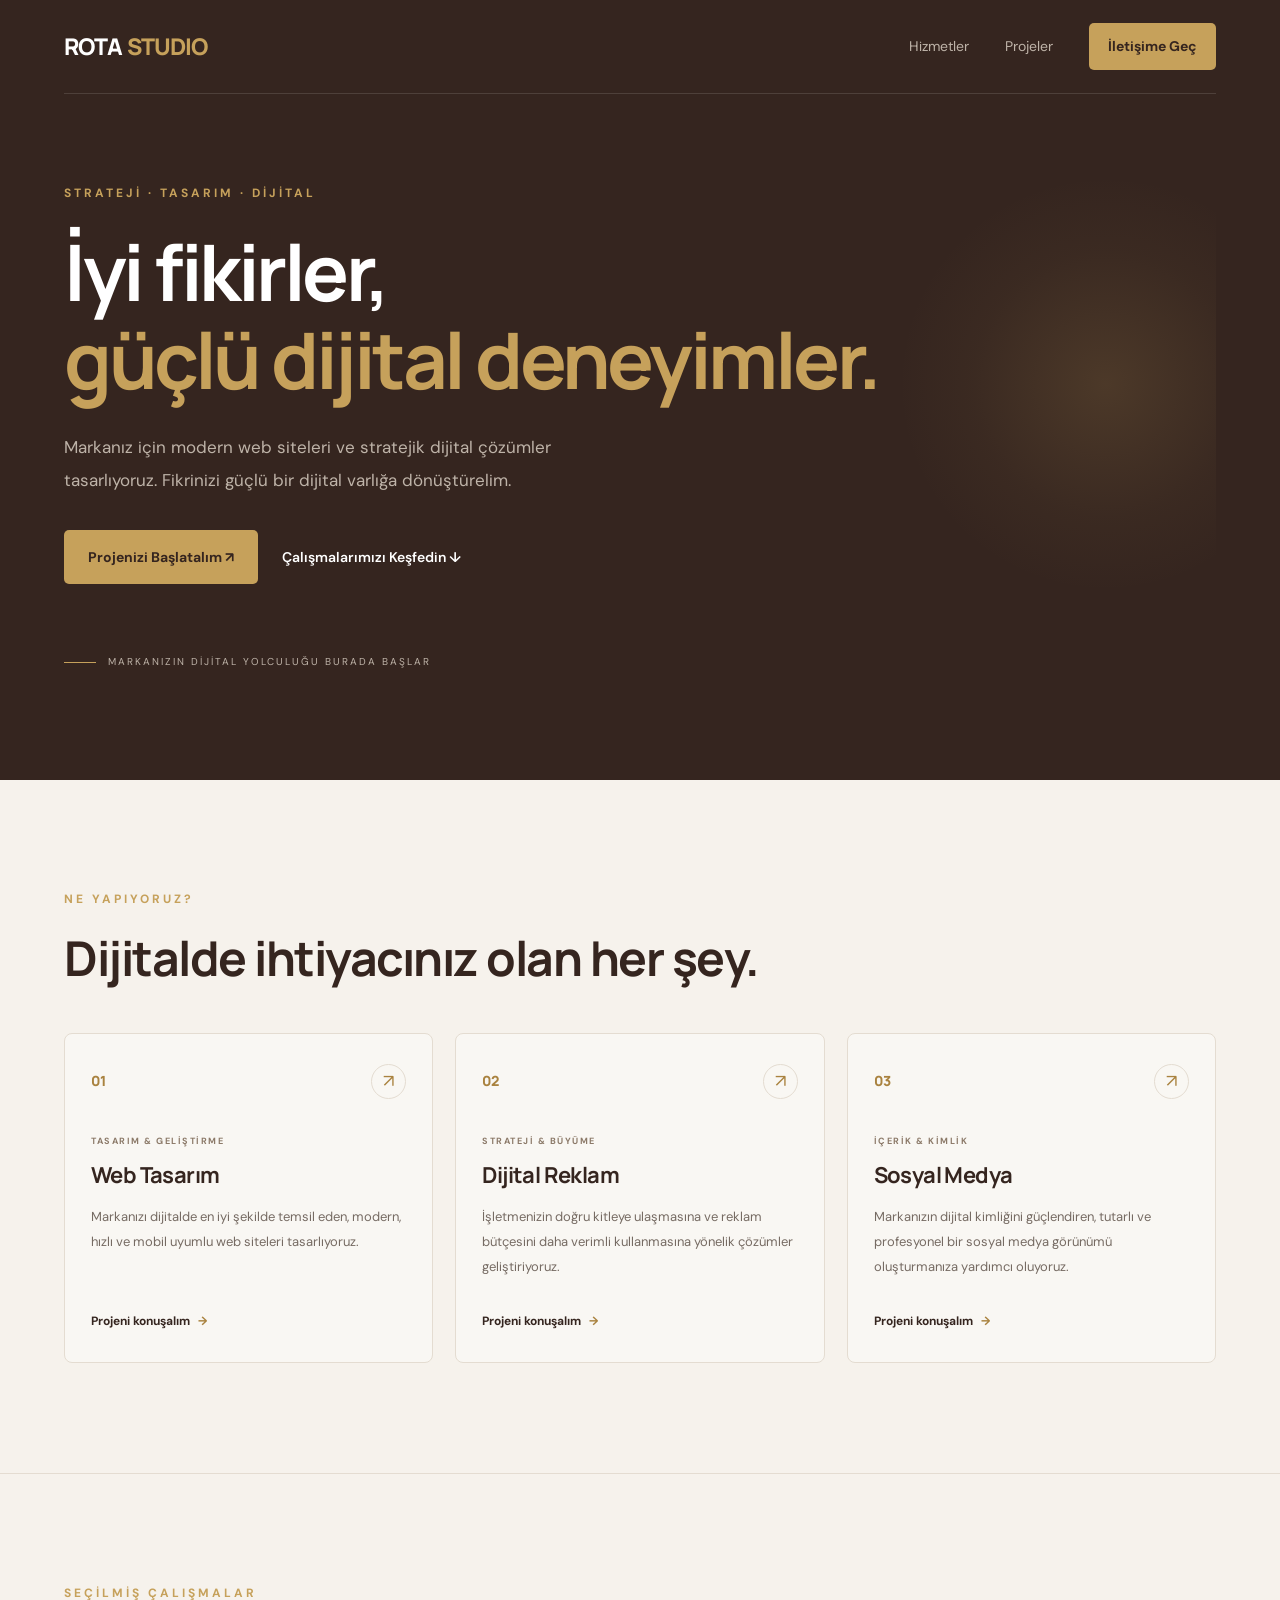
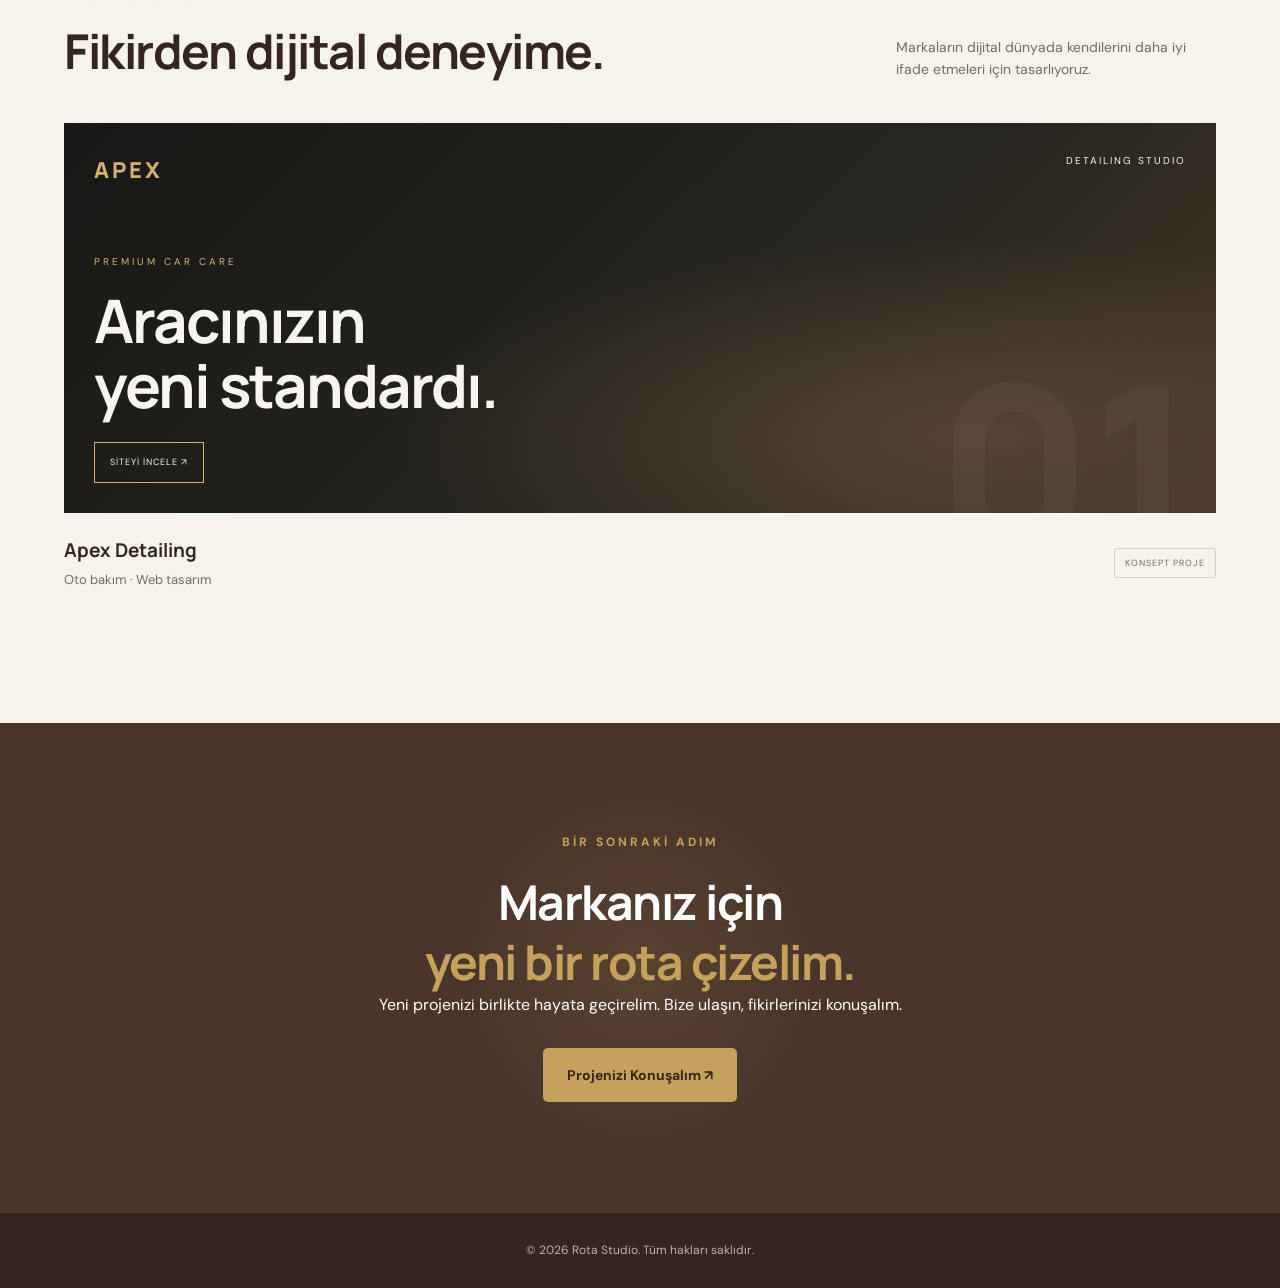
<file: index.html>
<!DOCTYPE html>
<html lang="tr">
<head>
    <meta charset="UTF-8">
    <meta name="viewport" content="width=device-width, initial-scale=1.0">

    <title>Rota Studio | Dijitalde Yeni Bir Rota</title>

    <meta
        name="description"
        content="Rota Studio ile markanızın dijital dünyadaki yolculuğunu başlatın. Web tasarım ve dijital pazarlama çözümleri."
    >

    <link rel="stylesheet" href="style.css">
</head>

<body>

    <header>
        <nav class="navbar">
            <a href="#" class="logo">ROTA<span>STUDIO</span></a>

            <div class="nav-links">
                <a href="#hizmetler">Hizmetler</a>
                <a href="#projeler">Projeler</a>
                <a href="#iletisim" class="nav-cta">İletişime Geç</a>
            </div>
        </nav>
    </header>

    <main>
        <section class="hero">
    <p class="eyebrow">STRATEJİ · TASARIM · DİJİTAL</p>

    <h1>
        İyi fikirler,<br>
        <span>güçlü dijital deneyimler.</span>
    </h1>

    <p class="hero-description">
        Markanız için modern web siteleri ve stratejik dijital
        çözümler tasarlıyoruz. Fikrinizi güçlü bir dijital
        varlığa dönüştürelim.
    </p>

    <div class="hero-actions">
        <a href="#iletisim" class="primary-button">
            Projenizi Başlatalım ↗
        </a>

        <a href="#projeler" class="secondary-button">
            Çalışmalarımızı Keşfedin ↓
        </a>
    </div>

    <div class="hero-note">
        <span class="hero-note-line"></span>
        MARKANIZIN DİJİTAL YOLCULUĞU BURADA BAŞLAR
    </div>
</section>

        <section id="hizmetler" class="section">
            <p class="eyebrow">NE YAPIYORUZ?</p>
            <h2>Dijitalde ihtiyacınız olan her şey.</h2>
            <div id="hizmet-kartlari" class="service-grid"></div>
        </section>

        <section id="projeler" class="section portfolio">
    <p class="eyebrow">SEÇİLMİŞ ÇALIŞMALAR</p>

    <div class="portfolio-heading">
        <h2>Fikirden dijital deneyime.</h2>
        <p>
            Markaların dijital dünyada kendilerini daha iyi
            ifade etmeleri için tasarlıyoruz.
        </p>
    </div>

    <div class="portfolio-grid">

        <article class="project-card">
    <a href="apex.html" class="project-preview detailing-preview">
        <div class="preview-top">
            <span>APEX</span>
            <span>DETAILING STUDIO</span>
        </div>

        <div class="preview-content">
            <span class="preview-label">PREMIUM CAR CARE</span>
            <h3>Aracınızın<br>yeni standardı.</h3>
            <span class="preview-button">SİTEYİ İNCELE ↗</span>
        </div>

        <div class="preview-number">01</div>
    </a>

    <div class="project-info">
        <div>
            <h3>Apex Detailing</h3>
            <p>Oto bakım · Web tasarım</p>
        </div>

        <span class="concept-label">KONSEPT PROJE</span>
    </div>
</article>
            

    </div>
</section>
<section id="iletisim" class="contact-section">
    <p class="eyebrow">BİR SONRAKİ ADIM</p>

    <h2>
        Markanız için<br>
        <span>yeni bir rota çizelim.</span>
    </h2>

    <p>
        Yeni projenizi birlikte hayata geçirelim.
        Bize ulaşın, fikirlerinizi konuşalım.
    </p>

    <a href="https://wa.me/905537172311"
       class="primary-button contact-button"
       target="_blank"
       rel="noopener noreferrer">
        Projenizi Konuşalım ↗
    </a>
</section>
    </main>

    <footer>
        <p>© 2026 Rota Studio. Tüm hakları saklıdır.</p>
    </footer>

    <script src="script.js"></script>
</body>
</html>
</file>
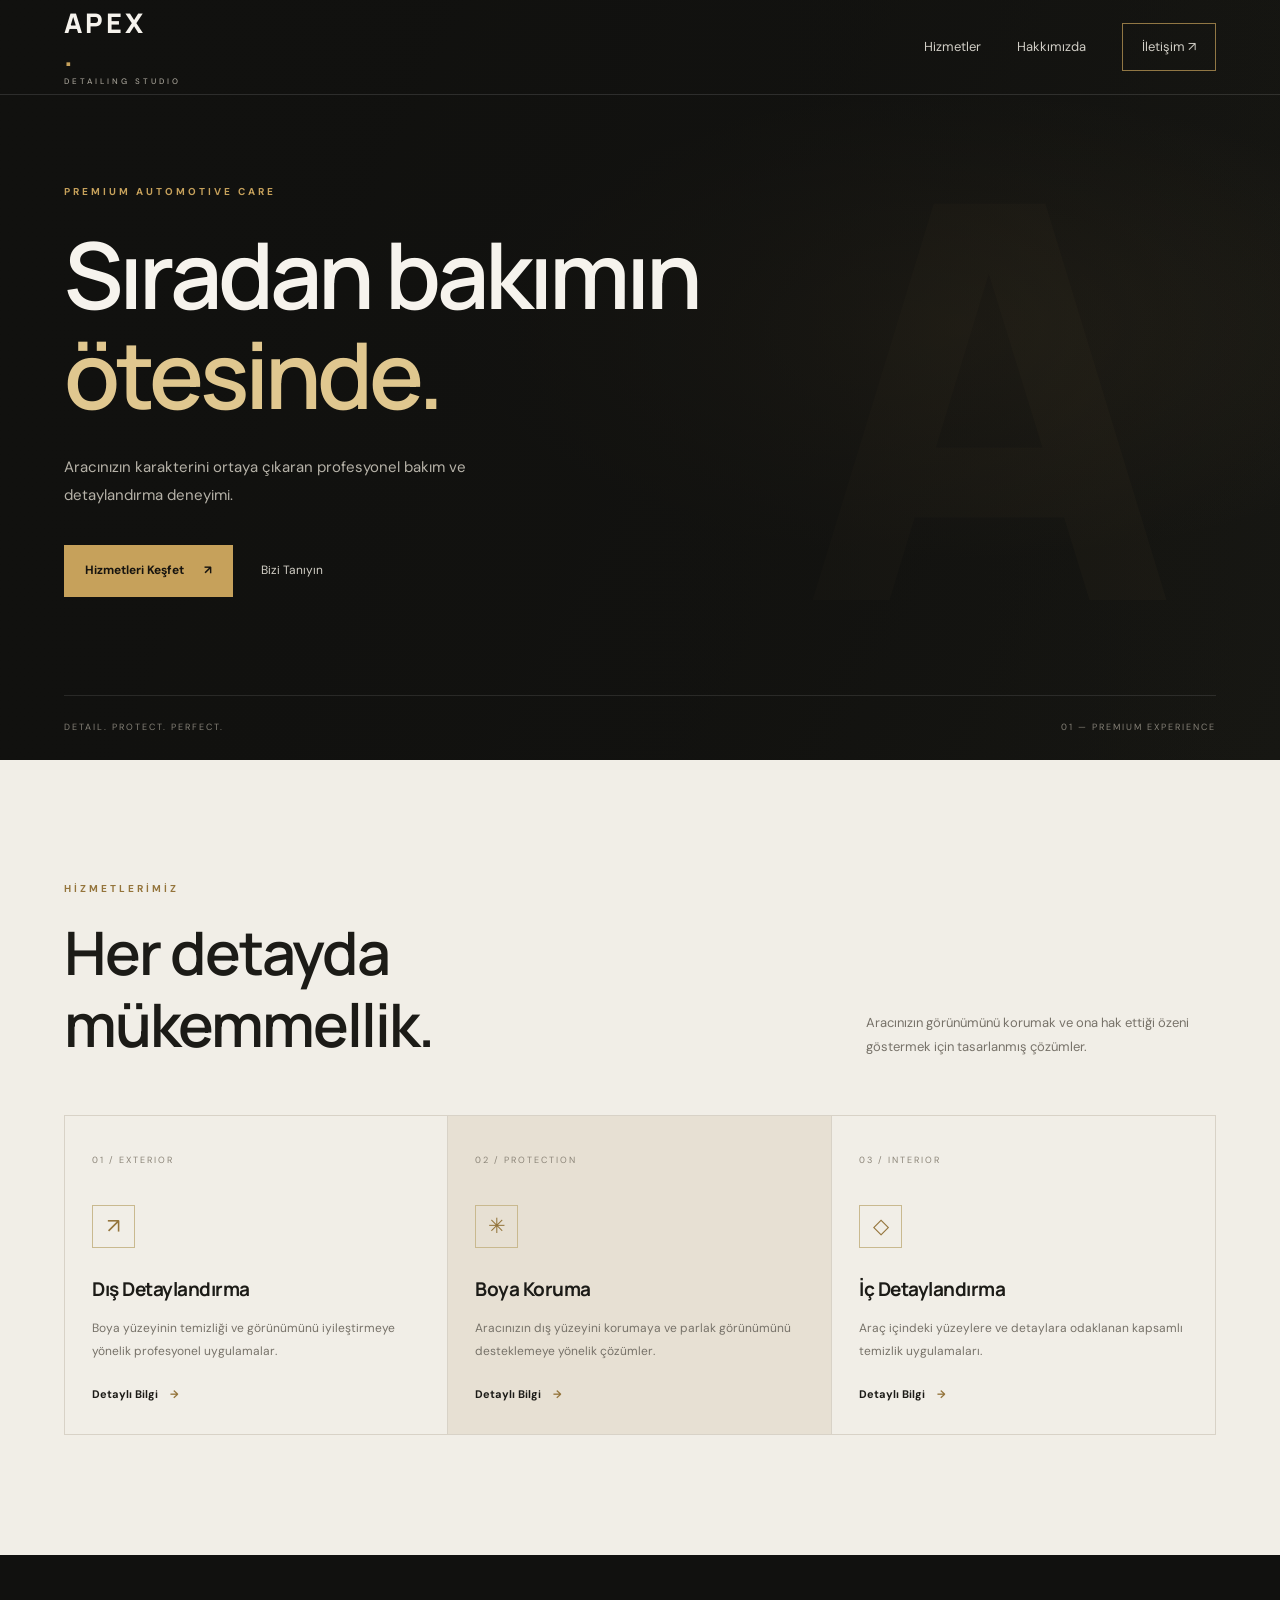
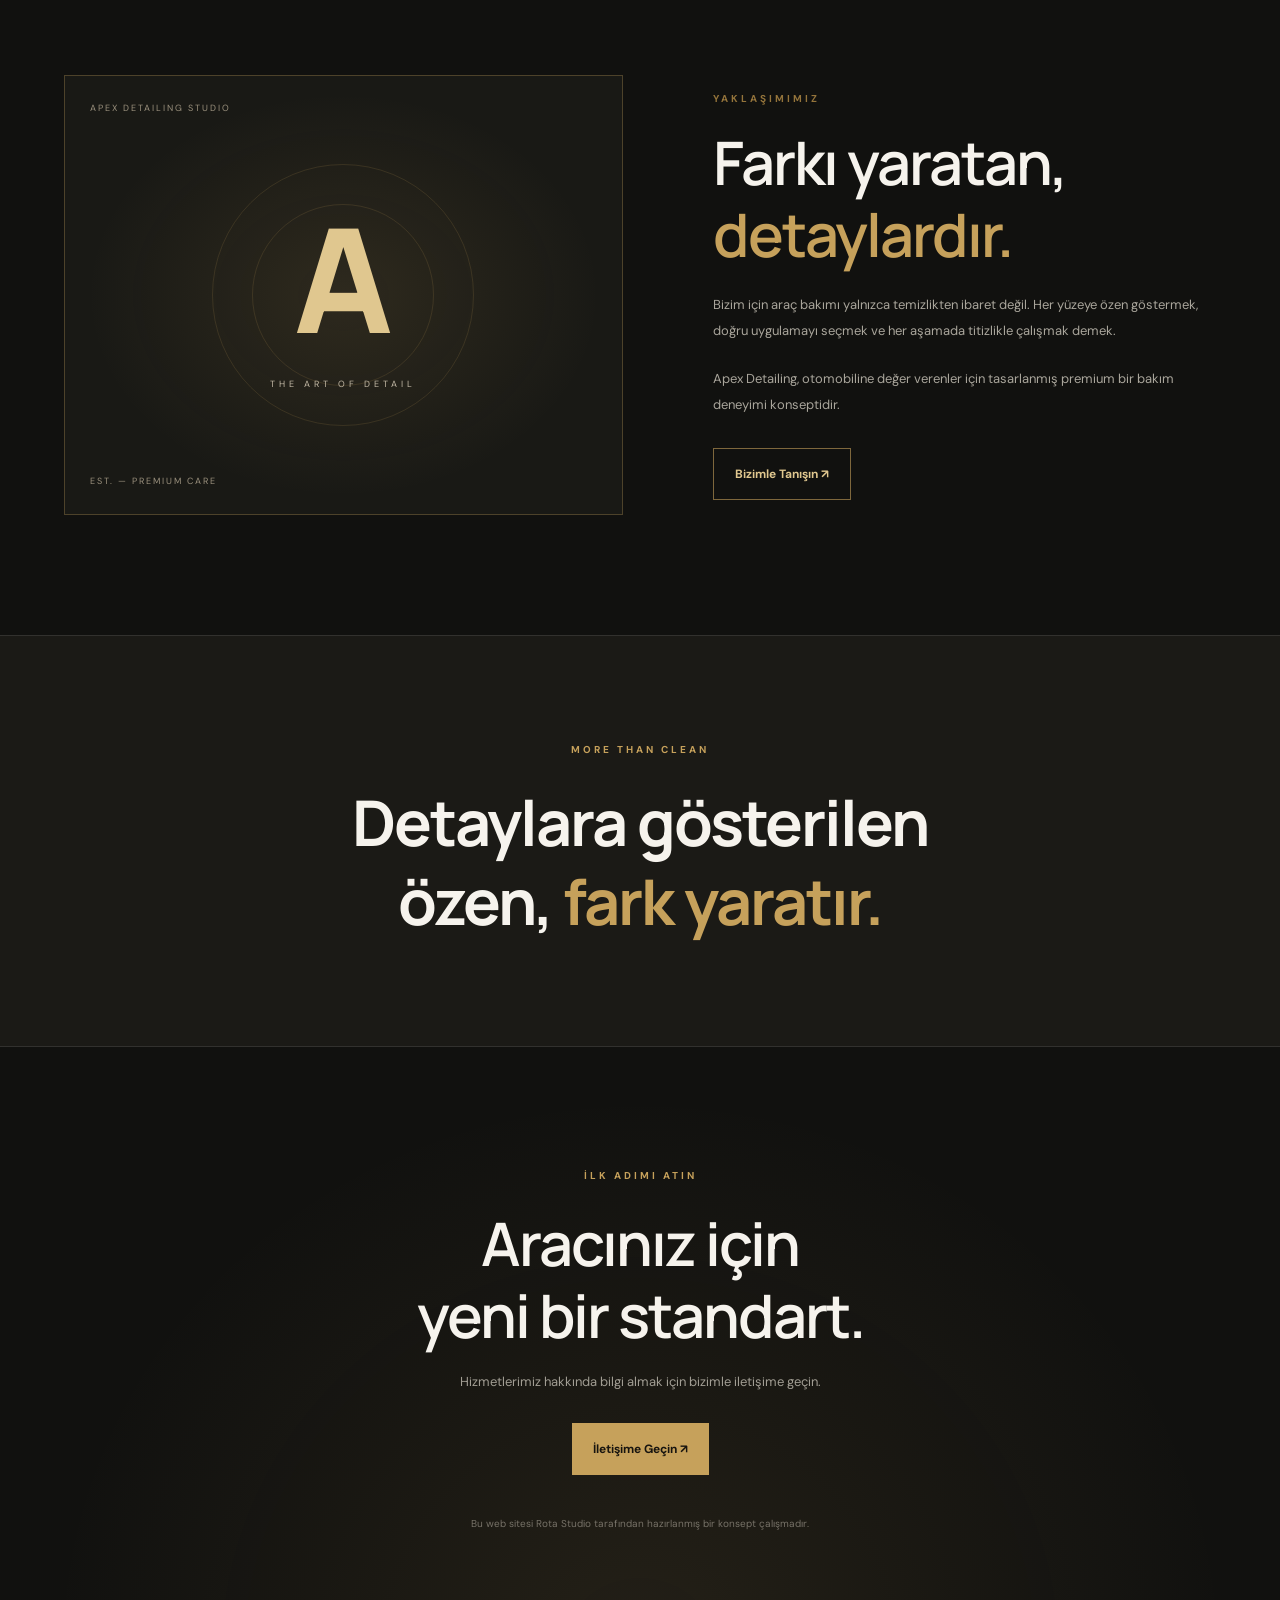
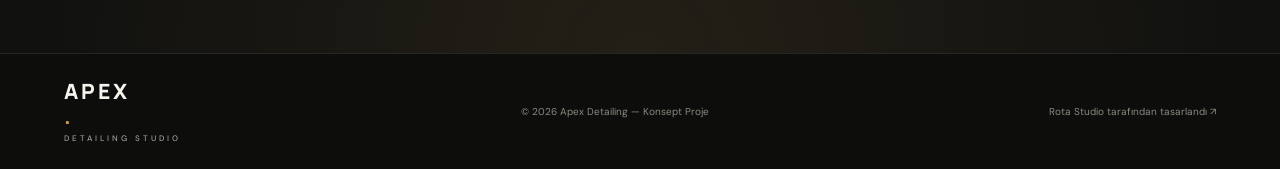
<file: apex.html>
<!DOCTYPE html>
<html lang="tr">
<head>
    <meta charset="UTF-8">
    <meta name="viewport" content="width=device-width, initial-scale=1.0">

    <meta name="description" content="Apex Detailing — Aracınız için profesyonel bakım, detaylı temizlik ve kusursuz bir görünüm.">

    <title>Apex Detailing | Premium Araç Bakımı</title>

    <link rel="stylesheet" href="apex.css">
</head>

<body>

    <header class="header">
        <nav class="navbar">
            <a href="#" class="brand">
                APEX<span>.</span>
                <small>DETAILING STUDIO</small>
            </a>

            <div class="nav-links">
                <a href="#hizmetler">Hizmetler</a>
                <a href="#hakkimizda">Hakkımızda</a>
                <a href="#iletisim" class="nav-button">İletişim ↗</a>
            </div>
        </nav>
    </header>

    <main>

        <section class="hero">
            <div class="hero-overlay"></div>

            <div class="hero-content">
                <p class="eyebrow">PREMIUM AUTOMOTIVE CARE</p>

                <h1>
                    Sıradan bakımın<br>
                    <span>ötesinde.</span>
                </h1>

                <p class="hero-description">
                    Aracınızın karakterini ortaya çıkaran profesyonel
                    bakım ve detaylandırma deneyimi.
                </p>

                <div class="hero-actions">
                    <a href="#hizmetler" class="button button-gold">
                        Hizmetleri Keşfet <span>↗</span>
                    </a>

                    <a href="#hakkimizda" class="text-link">
                        Bizi Tanıyın
                    </a>
                </div>
            </div>

            <div class="hero-bottom">
                <span>DETAIL. PROTECT. PERFECT.</span>
                <span>01 — PREMIUM EXPERIENCE</span>
            </div>
        </section>

        <section id="hizmetler" class="services section">
            <div class="section-heading">
                <div>
                    <p class="eyebrow">HİZMETLERİMİZ</p>
                    <h2>Her detayda<br>mükemmellik.</h2>
                </div>

                <p class="heading-description">
                    Aracınızın görünümünü korumak ve ona hak ettiği
                    özeni göstermek için tasarlanmış çözümler.
                </p>
            </div>

            <div class="service-grid">

                <article class="service-card">
                    <span class="service-number">01 / EXTERIOR</span>
                    <div class="service-icon">↗</div>

                    <h3>Dış Detaylandırma</h3>

                    <p>
                        Boya yüzeyinin temizliği ve görünümünü
                        iyileştirmeye yönelik profesyonel uygulamalar.
                    </p>

                    <a href="#iletisim" class="service-link">
                        Detaylı Bilgi <span>→</span>
                    </a>
                </article>

                <article class="service-card featured">
                    <span class="service-number">02 / PROTECTION</span>
                    <div class="service-icon">✳</div>

                    <h3>Boya Koruma</h3>

                    <p>
                        Aracınızın dış yüzeyini korumaya ve parlak
                        görünümünü desteklemeye yönelik çözümler.
                    </p>

                    <a href="#iletisim" class="service-link">
                        Detaylı Bilgi <span>→</span>
                    </a>
                </article>

                <article class="service-card">
                    <span class="service-number">03 / INTERIOR</span>
                    <div class="service-icon">◇</div>

                    <h3>İç Detaylandırma</h3>

                    <p>
                        Araç içindeki yüzeylere ve detaylara
                        odaklanan kapsamlı temizlik uygulamaları.
                    </p>

                    <a href="#iletisim" class="service-link">
                        Detaylı Bilgi <span>→</span>
                    </a>
                </article>

            </div>
        </section>

        <section id="hakkimizda" class="about section">
            <div class="about-visual">
                <div class="about-frame">
                    <span class="frame-label">APEX DETAILING STUDIO</span>

                    <div class="frame-center">
                        <span class="apex-symbol">A</span>
                        <span>THE ART OF DETAIL</span>
                    </div>

                    <span class="frame-index">EST. — PREMIUM CARE</span>
                </div>
            </div>

            <div class="about-content">
                <p class="eyebrow">YAKLAŞIMIMIZ</p>

                <h2>Farkı yaratan,<br><span>detaylardır.</span></h2>

                <p>
                    Bizim için araç bakımı yalnızca temizlikten ibaret
                    değil. Her yüzeye özen göstermek, doğru uygulamayı
                    seçmek ve her aşamada titizlikle çalışmak demek.
                </p>

                <p>
                    Apex Detailing, otomobiline değer verenler için
                    tasarlanmış premium bir bakım deneyimi konseptidir.
                </p>

                <a href="#iletisim" class="button button-outline">
                    Bizimle Tanışın ↗
                </a>
            </div>
        </section>

        <section class="statement">
            <p class="eyebrow">MORE THAN CLEAN</p>

            <h2>
                Detaylara gösterilen<br>
                özen, <span>fark yaratır.</span>
            </h2>
        </section>

        <section id="iletisim" class="contact section">
            <p class="eyebrow">İLK ADIMI ATIN</p>

            <h2>Aracınız için<br>yeni bir standart.</h2>

            <p>
                Hizmetlerimiz hakkında bilgi almak için
                bizimle iletişime geçin.
            </p>

            <a href="mailto:info@example.com" class="button button-gold">
                İletişime Geçin ↗
            </a>

            <small>
                Bu web sitesi Rota Studio tarafından hazırlanmış
                bir konsept çalışmadır.
            </small>
        </section>

    </main>

    <footer class="footer">
        <a href="#" class="brand">
            APEX<span>.</span>
            <small>DETAILING STUDIO</small>
        </a>

        <p>© 2026 Apex Detailing — Konsept Proje</p>

        <a href="index.html" class="studio-link">
            Rota Studio tarafından tasarlandı ↗
        </a>
    </footer>

</body>
</html>
</file>
<file: style.css>
@import url('https://fonts.googleapis.com/css2?family=DM+Sans:wght@400;500;600;700&family=Manrope:wght@400;500;600;700;800&display=swap');

:root {
    --brown: #35251F;
    --brown-light: #49352B;
    --gold: #C6A15B;
    --white: #FFFFFF;
    --cream: #F6F2EC;
    --text-muted: #BEB3A8;
}

* {
    margin: 0;
    padding: 0;
    box-sizing: border-box;
}

html {
    scroll-behavior: smooth;
}

body {
    background: var(--brown);
    color: var(--white);
    font-family: 'DM Sans', sans-serif;
    line-height: 1.6;
}

a {
    color: inherit;
    text-decoration: none;
}

.navbar {
    width: min(1160px, 90%);
    margin: auto;
    min-height: 94px;
    display: flex;
    justify-content: space-between;
    align-items: center;
    border-bottom: 1px solid rgba(255, 255, 255, 0.12);
}

.logo {
    font-family: 'Manrope', sans-serif;
    font-weight: 800;
    font-size: 23px;
    letter-spacing: -1px;
}

.logo span {
    color: var(--gold);
    margin-left: 5px;
}

.nav-links {
    display: flex;
    align-items: center;
    gap: 36px;
    font-size: 14px;
    color: var(--text-muted);
}

.nav-links a {
    transition: color 0.25s ease;
}

.nav-links a:hover {
    color: var(--gold);
}

.nav-links .nav-cta {
    color: var(--brown);
    background: var(--gold);
    padding: 12px 19px;
    border-radius: 5px;
    font-weight: 700;
}

.hero {
    width: min(1160px, 90%);
    margin: auto;
    min-height: 650px;
    display: flex;
    flex-direction: column;
    justify-content: center;
    align-items: flex-start;
    padding: 90px 0 110px;
}

.eyebrow {
    color: var(--gold);
    font-size: 12px;
    font-weight: 700;
    letter-spacing: 3px;
    margin-bottom: 24px;
}

.hero h1 {
    font-family: 'Manrope', sans-serif;
    font-size: clamp(48px, 7vw, 86px);
    line-height: 1.12;
    letter-spacing: -4px;
    font-weight: 700;
    max-width: 850px;
}

.hero h1 span {
    color: var(--gold);
}

.hero-description {
    color: var(--text-muted);
    font-size: 17px;
    max-width: 510px;
    margin: 28px 0 34px;
    line-height: 1.9;
}

.primary-button {
    display: inline-flex;
    align-items: center;
    gap: 12px;
    padding: 16px 24px;
    border-radius: 5px;
    background: var(--gold);
    color: var(--brown);
    font-size: 14px;
    font-weight: 700;
    transition: transform 0.25s ease, background 0.25s ease;
}

.primary-button:hover {
    transform: translateY(-3px);
    background: #D8B975;
}

.section {
    padding: 110px max(5%, calc((100% - 1160px) / 2));
    background: var(--cream);
    color: var(--brown);
}

.section h2,
.contact-section h2 {
    font-family: 'Manrope', sans-serif;
    font-size: clamp(30px, 4vw, 48px);
    line-height: 1.25;
    letter-spacing: -1.5px;
    max-width: 700px;
}

.section .eyebrow {
    margin-bottom: 18px;
}

.service-grid {
    display: grid;
    grid-template-columns: repeat(3, minmax(0, 1fr));
    gap: 20px;
    margin-top: 45px;
}

.service-card {
    border: 1px solid #E4DCD1;
    border-radius: 8px;
    padding: 30px 25px;
    min-height: 210px;
    transition: transform 0.25s ease, box-shadow 0.25s ease;
}

.service-card:hover {
    transform: translateY(-5px);
    box-shadow: 0 15px 35px rgba(53, 37, 31, 0.08);
}

.service-number {
    color: var(--gold);
    font-size: 13px;
    font-weight: 700;
}

.service-card h3 {
    font-family: 'Manrope', sans-serif;
    font-size: 20px;
    margin: 22px 0 10px;
}

.service-card p {
    color: #766B63;
    font-size: 14px;
    line-height: 1.8;
}

.section-description {
    color: #766B63;
    margin-top: 18px;
}

#projeler {
    border-top: 1px solid #E4DCD1;
}

.contact-section {
    padding: 110px 5%;
    text-align: center;
    background: var(--brown-light);
}

.contact-section .eyebrow {
    margin-bottom: 20px;
}

.contact-section h2 {
    margin: 0 auto;
    max-width: 760px;
}

.contact-section > p:last-child {
    color: var(--text-muted);
    margin-top: 22px;
}

footer {
    padding: 28px 5%;
    text-align: center;
    color: var(--text-muted);
    font-size: 12px;
    border-top: 1px solid rgba(255, 255, 255, 0.1);
}

@media (max-width: 700px) {
    .navbar {
        min-height: 78px;
    }

    .logo {
        font-size: 19px;
    }

    .nav-links {
        gap: 14px;
        font-size: 12px;
    }

    .nav-links a:first-child,
    .nav-links a:nth-child(2) {
        display: none;
    }

    .nav-links .nav-cta {
        padding: 10px 12px;
    }

    .hero {
        min-height: 560px;
        padding: 80px 0;
    }

    .hero h1 {
        letter-spacing: -2px;
    }

    .hero-description {
        font-size: 15px;
    }

    .section {
        padding-top: 75px;
        padding-bottom: 75px;
    }

    .service-grid {
        grid-template-columns: 1fr;
        gap: 14px;
    }

    .service-card {
        min-height: auto;
    }

    .contact-section {
        padding-top: 80px;
        padding-bottom: 80px;
    }
}
/* ROTA STUDIO — Premium dokunuşlar */

.hero {
    position: relative;
    isolation: isolate;
    overflow: hidden;
}

.hero::before {
    content: "";
    position: absolute;
    width: 420px;
    height: 420px;
    right: -100px;
    top: 80px;
    border-radius: 50%;
    background: radial-gradient(
        circle,
        rgba(198, 161, 91, 0.16) 0%,
        rgba(198, 161, 91, 0.04) 45%,
        transparent 70%
    );
    z-index: -1;
    pointer-events: none;
}

.hero h1 {
    animation: fadeUp 0.8s ease both;
}

.hero-description {
    animation: fadeUp 0.8s ease 0.15s both;
}

.hero .primary-button {
    animation: fadeUp 0.8s ease 0.3s both;
}

@keyframes fadeUp {
    from {
        opacity: 0;
        transform: translateY(18px);
    }

    to {
        opacity: 1;
        transform: translateY(0);
    }
}

@media (prefers-reduced-motion: reduce) {
    *,
    *::before,
    *::after {
        animation-duration: 0.01ms !important;
        animation-iteration-count: 1 !important;
        scroll-behavior: auto !important;
    }
}
/* PORTFÖY */

.portfolio-heading {
    display: flex;
    justify-content: space-between;
    align-items: flex-end;
    gap: 30px;
}

.portfolio-heading p {
    max-width: 320px;
    color: #766B63;
    font-size: 14px;
}

.portfolio-grid {
    display: grid;
    grid-template-columns: minmax(0, 1fr);
    margin-top: 42px;
}

.project-card {
    min-width: 0;
}

.project-preview {
    position: relative;
    min-height: 390px;
    overflow: hidden;
    padding: 30px;
    color: #F8F5EF;
    background:
        radial-gradient(ellipse at 80% 80%, #554333 0%, transparent 45%),
        linear-gradient(135deg, #171715, #292720 65%, #463626);
    display: flex;
    flex-direction: column;
    justify-content: space-between;
}

.preview-top {
    display: flex;
    justify-content: space-between;
    gap: 15px;
    font-size: 10px;
    letter-spacing: 2px;
}

.preview-top span:first-child {
    font-family: 'Manrope', sans-serif;
    font-size: 22px;
    font-weight: 800;
    letter-spacing: 3px;
    color: #D3B16D;
}

.preview-content {
    position: relative;
    z-index: 1;
}

.preview-label {
    color: #D3B16D;
    font-size: 10px;
    letter-spacing: 3px;
}

.preview-content h3 {
    margin: 15px 0 25px;
    font-family: 'Manrope', sans-serif;
    font-size: clamp(34px, 5vw, 60px);
    line-height: 1.08;
    letter-spacing: -2px;
}

.preview-button {
    display: inline-block;
    padding: 12px 15px;
    border: 1px solid #D3B16D;
    font-size: 9px;
    letter-spacing: 1px;
}

.preview-number {
    position: absolute;
    right: 20px;
    bottom: -65px;
    font-family: 'Manrope', sans-serif;
    font-size: 230px;
    line-height: 1;
    font-weight: 800;
    color: rgba(255, 255, 255, 0.035);
    pointer-events: none;
}

.project-info {
    display: flex;
    justify-content: space-between;
    align-items: center;
    gap: 15px;
    padding: 22px 0;
}

.project-info h3 {
    font-family: 'Manrope', sans-serif;
    font-size: 19px;
}

.project-info p {
    margin-top: 5px;
    color: #766B63;
    font-size: 13px;
}

.concept-label {
    flex-shrink: 0;
    border: 1px solid #D9CDBB;
    border-radius: 3px;
    padding: 7px 10px;
    color: #766B63;
    font-size: 9px;
    letter-spacing: 1px;
}

@media (max-width: 600px) {
    .portfolio-heading {
        align-items: flex-start;
        flex-direction: column;
    }

    .project-preview {
        min-height: 320px;
        padding: 22px;
    }

    .preview-number {
        font-size: 160px;
        bottom: -40px;
    }

    .project-info {
        align-items: flex-start;
        flex-direction: column;
    }
}
/* İLETİŞİM ALANI — PREMIUM TASARIM */

.contact-section {
    position: relative;
    overflow: hidden;
    isolation: isolate;
}

.contact-section::before {
    content: "";
    position: absolute;
    width: 360px;
    height: 360px;
    left: 50%;
    top: 50%;
    transform: translate(-50%, -50%);
    background: radial-gradient(
        circle,
        rgba(198, 161, 91, 0.12),
        transparent 70%
    );
    z-index: -1;
    pointer-events: none;
}

.contact-section h2 span {
    color: var(--gold);
}

.contact-section .contact-button {
    margin-top: 30px;
}

.contact-button:hover {
    box-shadow: 0 10px 30px rgba(198, 161, 91, 0.18);
}

.project-preview {
    cursor: pointer;
    transition: transform 0.3s ease, box-shadow 0.3s ease;
}

.project-preview:hover {
    transform: translateY(-4px);
    box-shadow: 0 20px 45px rgba(53, 37, 31, 0.15);
}

@media (max-width: 600px) {
    .contact-section h2 {
        font-size: 32px;
        letter-spacing: -1px;
    }
}
/* HERO — YENİ TASARIM */

.hero {
    min-height: 680px;
}

.hero h1 {
    max-width: 1000px;
    font-size: clamp(43px, 6.5vw, 78px);
    line-height: 1.13;
    letter-spacing: -3.5px;
}

.hero h1 span {
    display: inline;
    color: var(--gold);
}

.hero-actions {
    display: flex;
    align-items: center;
    flex-wrap: wrap;
    gap: 24px;
}

.secondary-button {
    display: inline-flex;
    align-items: center;
    gap: 8px;
    color: var(--white);
    font-size: 14px;
    font-weight: 600;
    transition: color 0.25s ease;
}

.secondary-button:hover {
    color: var(--gold);
}

.hero-note {
    display: flex;
    align-items: center;
    gap: 12px;
    margin-top: 70px;
    color: var(--text-muted);
    font-size: 10px;
    letter-spacing: 2px;
}

.hero-note-line {
    display: inline-block;
    width: 32px;
    height: 1px;
    background: var(--gold);
}

@media (max-width: 700px) {
    .hero {
        min-height: 580px;
    }

    .hero h1 {
        font-size: clamp(38px, 10vw, 54px);
        letter-spacing: -2px;
    }

    .hero-actions {
        align-items: flex-start;
        flex-direction: column;
        gap: 20px;
    }

    .hero-note {
        margin-top: 45px;
        font-size: 9px;
        letter-spacing: 1.3px;
    }
}
/* ROTA STUDIO — PREMIUM HİZMET KARTLARI */

.service-grid {
    gap: 22px;
    align-items: stretch;
}

.service-card {
    position: relative;
    display: flex;
    flex-direction: column;
    min-height: 330px;
    padding: 30px 26px;
    overflow: hidden;
    background: rgba(255, 255, 255, 0.35);
    border: 1px solid #E4DCD1;
    border-radius: 8px;
    transition:
        transform 0.3s ease,
        border-color 0.3s ease,
        box-shadow 0.3s ease;
}

.service-card::before {
    content: "";
    position: absolute;
    top: 0;
    left: 0;
    width: 0;
    height: 3px;
    background: var(--gold);
    transition: width 0.3s ease;
}

.service-card:hover {
    transform: translateY(-7px);
    border-color: rgba(198, 161, 91, 0.75);
    box-shadow: 0 20px 45px rgba(53, 37, 31, 0.09);
}

.service-card:hover::before {
    width: 100%;
}

.service-card-top {
    display: flex;
    align-items: center;
    justify-content: space-between;
    margin-bottom: 35px;
}

.service-number {
    font-family: 'Manrope', sans-serif;
    font-size: 14px;
    font-weight: 800;
    color: #A9823F;
}

.service-arrow {
    display: grid;
    place-items: center;
    width: 35px;
    height: 35px;
    border: 1px solid #E4DCD1;
    border-radius: 50%;
    color: #A9823F;
    font-size: 18px;
    transition:
        background 0.3s ease,
        color 0.3s ease,
        transform 0.3s ease;
}

.service-card:hover .service-arrow {
    background: var(--gold);
    color: var(--white);
    transform: rotate(45deg);
}

.service-category {
    margin-bottom: 10px;
    color: #8B7968;
    font-size: 9px;
    font-weight: 700;
    letter-spacing: 1.5px;
}

.service-card h3 {
    margin: 0 0 12px;
    font-family: 'Manrope', sans-serif;
    font-size: 22px;
    letter-spacing: -0.6px;
}

.service-card p {
    color: #766B63;
    font-size: 13px;
    line-height: 1.9;
}

.service-link {
    display: inline-flex;
    align-items: center;
    gap: 8px;
    margin-top: auto;
    padding-top: 25px;
    color: var(--brown);
    font-size: 12px;
    font-weight: 700;
}

.service-link span {
    color: #A9823F;
    transition: transform 0.25s ease;
}

.service-link:hover span {
    transform: translateX(5px);
}

@media (max-width: 700px) {
    .service-grid {
        gap: 15px;
    }

    .service-card {
        min-height: 290px;
        padding: 25px 22px;
    }

    .service-card-top {
        margin-bottom: 25px;
    }
}

@media (prefers-reduced-motion: reduce) {
    .service-card,
    .service-card::before,
    .service-arrow,
    .service-link span {
        transition: none;
    }
}
</file>
<file: apex.css>
@import url('https://fonts.googleapis.com/css2?family=DM+Sans:wght@400;500;600;700&family=Manrope:wght@400;500;600;700;800&display=swap');

:root {
    --bg: #11110F;
    --bg-light: #191916;
    --card: #1C1C18;
    --gold: #C6A15B;
    --gold-light: #E0C78F;
    --white: #F6F3ED;
    --muted: #A19D93;
    --border: rgba(255, 255, 255, 0.1);
}

* {
    margin: 0;
    padding: 0;
    box-sizing: border-box;
}

html {
    scroll-behavior: smooth;
    scroll-padding-top: 90px;
}

body {
    background: var(--bg);
    color: var(--white);
    font-family: 'DM Sans', sans-serif;
    line-height: 1.7;
}

a {
    color: inherit;
    text-decoration: none;
}

button,
a {
    -webkit-tap-highlight-color: transparent;
}

::selection {
    color: var(--bg);
    background: var(--gold);
}

/* NAVIGATION */

.header {
    position: absolute;
    z-index: 10;
    top: 0;
    left: 0;
    width: 100%;
    border-bottom: 1px solid rgba(255, 255, 255, 0.12);
}

.navbar {
    width: min(1200px, 90%);
    min-height: 94px;
    margin: auto;
    display: flex;
    justify-content: space-between;
    align-items: center;
    gap: 30px;
}

.brand {
    display: inline-flex;
    flex-direction: column;
    font-family: 'Manrope', sans-serif;
    font-weight: 800;
    font-size: 27px;
    letter-spacing: 3px;
    line-height: 1.2;
}

.brand > span {
    display: inline;
    color: var(--gold);
}

.brand small {
    margin-top: 5px;
    font-family: 'DM Sans', sans-serif;
    font-size: 8px;
    font-weight: 500;
    letter-spacing: 3px;
    color: var(--muted);
}

.nav-links {
    display: flex;
    align-items: center;
    gap: 36px;
    font-size: 13px;
    color: #D0CDC5;
}

.nav-links > a:not(.nav-button) {
    transition: color 0.25s ease;
}

.nav-links > a:not(.nav-button):hover {
    color: var(--gold);
}

.nav-button {
    padding: 12px 19px;
    border: 1px solid rgba(198, 161, 91, 0.7);
    transition: background 0.25s ease, color 0.25s ease;
}

.nav-button:hover {
    background: var(--gold);
    color: var(--bg);
}

/* HERO */

.hero {
    position: relative;
    isolation: isolate;
    overflow: hidden;
    min-height: 760px;
    display: flex;
    flex-direction: column;
    justify-content: center;
    background:
        radial-gradient(
            ellipse at 75% 43%,
            rgba(130, 104, 62, 0.17),
            transparent 38%
        ),
        linear-gradient(115deg, #10100E 20%, #191914 100%);
}

.hero::before {
    content: "A";
    position: absolute;
    z-index: -1;
    right: 8%;
    top: 15%;
    font-family: 'Manrope', sans-serif;
    font-weight: 800;
    font-size: clamp(300px, 43vw, 600px);
    line-height: 1;
    color: rgba(198, 161, 91, 0.045);
    pointer-events: none;
}

.hero-overlay {
    position: absolute;
    inset: 0;
    z-index: -1;
    background:
        linear-gradient(
            90deg,
            rgba(17, 17, 15, 0.98) 0%,
            rgba(17, 17, 15, 0.7) 58%,
            rgba(17, 17, 15, 0.25) 100%
        );
}

.hero-content {
    width: min(1200px, 90%);
    margin: 70px auto 50px;
    animation: reveal 0.9s ease both;
}

.eyebrow {
    color: var(--gold);
    font-size: 10px;
    font-weight: 700;
    letter-spacing: 3px;
}

.hero-content h1 {
    margin-top: 25px;
    font-family: 'Manrope', sans-serif;
    font-size: clamp(52px, 7.2vw, 94px);
    font-weight: 600;
    line-height: 1.08;
    letter-spacing: -4px;
}

.hero-content h1 span {
    color: var(--gold-light);
}

.hero-description {
    max-width: 450px;
    margin-top: 28px;
    color: #B6B2A8;
    font-size: 15px;
    line-height: 1.9;
}

.hero-actions {
    display: flex;
    align-items: center;
    flex-wrap: wrap;
    gap: 28px;
    margin-top: 35px;
}

.button {
    min-height: 52px;
    display: inline-flex;
    justify-content: center;
    align-items: center;
    gap: 20px;
    padding: 14px 21px;
    font-size: 12px;
    font-weight: 700;
    transition:
        transform 0.25s ease,
        background 0.25s ease,
        border-color 0.25s ease;
}

.button:hover {
    transform: translateY(-3px);
}

.button-gold {
    background: var(--gold);
    color: #17140F;
}

.button-gold:hover {
    background: var(--gold-light);
}

.text-link {
    font-size: 12px;
    color: #D2CFC6;
    transition: color 0.25s ease;
}

.text-link:hover {
    color: var(--gold);
}

.hero-bottom {
    position: absolute;
    bottom: 0;
    left: 5%;
    width: 90%;
    min-height: 65px;
    display: flex;
    justify-content: space-between;
    align-items: center;
    gap: 20px;
    border-top: 1px solid var(--border);
    color: #858177;
    font-size: 9px;
    letter-spacing: 2px;
}

/* GENERAL SECTIONS */

.section {
    padding: 120px max(5%, calc((100% - 1200px) / 2));
}

.section-heading {
    display: flex;
    justify-content: space-between;
    align-items: flex-end;
    gap: 45px;
    margin-bottom: 55px;
}

.section-heading h2,
.about-content h2,
.contact h2 {
    margin-top: 19px;
    font-family: 'Manrope', sans-serif;
    font-size: clamp(36px, 5vw, 60px);
    font-weight: 600;
    letter-spacing: -2px;
    line-height: 1.2;
}

.heading-description {
    max-width: 350px;
    color: var(--muted);
    font-size: 13px;
    line-height: 1.9;
}

/* SERVICES */

.services {
    background: #F1EEE7;
    color: #1C1B17;
}

.services .eyebrow,
.about-content .eyebrow {
    color: #94743B;
}

.services .heading-description {
    color: #777269;
}

.service-grid {
    display: grid;
    grid-template-columns: repeat(3, minmax(0, 1fr));
    border-top: 1px solid #D8D2C7;
    border-bottom: 1px solid #D8D2C7;
}

.service-card {
    position: relative;
    min-height: 300px;
    padding: 28px 27px;
    border-right: 1px solid #D8D2C7;
    transition: background 0.3s ease;
}

.service-card:first-child {
    border-left: 1px solid #D8D2C7;
}

.service-card:hover,
.service-card.featured {
    background: #E7E0D3;
}

.service-number {
    color: #8B8478;
    font-size: 9px;
    letter-spacing: 2px;
}

.service-icon {
    width: 43px;
    height: 43px;
    display: grid;
    place-items: center;
    margin-top: 34px;
    border: 1px solid #C9B98F;
    color: #94743B;
    font-size: 21px;
}

.service-card h3 {
    margin-top: 25px;
    font-family: 'Manrope', sans-serif;
    font-size: 19px;
    letter-spacing: -0.5px;
}

.service-card p {
    margin-top: 12px;
    color: #777269;
    font-size: 12px;
    line-height: 1.9;
}

.service-link {
    display: inline-flex;
    align-items: center;
    gap: 12px;
    margin-top: 22px;
    font-size: 11px;
    font-weight: 700;
}

.service-link span {
    color: #94743B;
    transition: transform 0.25s ease;
}

.service-link:hover span {
    transform: translateX(5px);
}

/* ABOUT */

.about {
    display: grid;
    grid-template-columns: 1fr 0.9fr;
    align-items: center;
    gap: 90px;
    background: var(--bg);
}

.about-visual {
    min-width: 0;
}

.about-frame {
    position: relative;
    min-height: 440px;
    padding: 25px;
    display: flex;
    flex-direction: column;
    justify-content: space-between;
    overflow: hidden;
    border: 1px solid rgba(198, 161, 91, 0.3);
    background:
        radial-gradient(
            ellipse at center,
            rgba(198, 161, 91, 0.12),
            transparent 65%
        ),
        #191915;
}

.about-frame::before,
.about-frame::after {
    content: "";
    position: absolute;
    width: 180px;
    height: 180px;
    border: 1px solid rgba(198, 161, 91, 0.15);
    border-radius: 50%;
    left: 50%;
    top: 50%;
    transform: translate(-50%, -50%);
}

.about-frame::after {
    width: 260px;
    height: 260px;
}

.frame-label,
.frame-index {
    position: relative;
    z-index: 1;
    color: #9B917E;
    font-size: 9px;
    letter-spacing: 2px;
}

.frame-center {
    position: relative;
    z-index: 1;
    display: flex;
    flex-direction: column;
    align-items: center;
    gap: 20px;
}

.apex-symbol {
    color: var(--gold-light);
    font-family: 'Manrope', sans-serif;
    font-size: 145px;
    font-weight: 800;
    line-height: 1.1;
}

.frame-center > span:last-child {
    color: #C2B8A5;
    font-size: 9px;
    letter-spacing: 4px;
}

.about-content h2 span {
    color: var(--gold);
}

.about-content > p:not(.eyebrow) {
    margin-top: 22px;
    color: #A9A59B;
    font-size: 13px;
    line-height: 2;
}

.button-outline {
    margin-top: 30px;
    border: 1px solid rgba(198, 161, 91, 0.6);
    color: var(--gold-light);
}

.button-outline:hover {
    background: rgba(198, 161, 91, 0.1);
}

/* STATEMENT */

.statement {
    padding: 105px 5%;
    text-align: center;
    background: #1B1A16;
    border-top: 1px solid var(--border);
    border-bottom: 1px solid var(--border);
}

.statement h2 {
    margin-top: 25px;
    font-family: 'Manrope', sans-serif;
    font-size: clamp(34px, 5vw, 63px);
    line-height: 1.25;
    letter-spacing: -2px;
}

.statement h2 span {
    color: var(--gold);
}

/* CONTACT */

.contact {
    text-align: center;
    background:
        radial-gradient(
            ellipse at 50% 100%,
            rgba(198, 161, 91, 0.1),
            transparent 65%
        ),
        var(--bg);
}

.contact h2 {
    margin-top: 23px;
}

.contact > p:not(.eyebrow) {
    margin-top: 20px;
    color: var(--muted);
    font-size: 13px;
}

.contact .button {
    margin-top: 30px;
}

.contact > small {
    display: block;
    max-width: 420px;
    margin: 40px auto 0;
    color: #777268;
    font-size: 10px;
    line-height: 1.8;
}

/* FOOTER */

.footer {
    min-height: 100px;
    padding: 25px 5%;
    display: flex;
    justify-content: space-between;
    align-items: center;
    flex-wrap: wrap;
    gap: 25px;
    border-top: 1px solid var(--border);
    background: #0D0D0C;
}

.footer .brand {
    font-size: 21px;
}

.footer p,
.studio-link {
    color: #8E897F;
    font-size: 10px;
}

.studio-link {
    transition: color 0.25s ease;
}

.studio-link:hover {
    color: var(--gold);
}

/* ANIMATION */

@keyframes reveal {
    from {
        opacity: 0;
        transform: translateY(20px);
    }

    to {
        opacity: 1;
        transform: translateY(0);
    }
}

/* RESPONSIVE */

@media (max-width: 900px) {
    .hero {
        min-height: 700px;
    }

    .service-grid {
        grid-template-columns: 1fr;
    }

    .service-card,
    .service-card:first-child {
        min-height: auto;
        padding: 30px;
        border: 0;
        border-bottom: 1px solid #D8D2C7;
    }

    .service-card:last-child {
        border-bottom: 0;
    }

    .service-icon {
        margin-top: 22px;
    }

    .about {
        grid-template-columns: 1fr;
        gap: 55px;
    }

    .about-visual {
        max-width: 600px;
        width: 100%;
    }

    .about-frame {
        min-height: 380px;
    }
}

@media (max-width: 600px) {
    .navbar {
        min-height: 80px;
        width: 90%;
    }

    .brand {
        font-size: 22px;
    }

    .brand small {
        font-size: 7px;
        letter-spacing: 2px;
    }

    .nav-links {
        gap: 13px;
        font-size: 11px;
    }

    .nav-links > a:first-child,
    .nav-links > a:nth-child(2) {
        display: none;
    }

    .nav-button {
        padding: 9px 12px;
    }

    .hero {
        min-height: 680px;
    }

    .hero-content {
        width: 90%;
        margin-top: 95px;
    }

    .hero-content h1 {
        font-size: clamp(46px, 12vw, 65px);
        letter-spacing: -2px;
    }

    .hero-description {
        font-size: 13px;
    }

    .hero-bottom {
        font-size: 7px;
        letter-spacing: 1px;
    }

    .hero-bottom span:last-child {
        text-align: right;
    }

    .section {
        padding: 80px 5%;
    }

    .section-heading {
        flex-direction: column;
        align-items: flex-start;
        gap: 22px;
        margin-bottom: 35px;
    }

    .section-heading h2,
    .about-content h2,
    .contact h2 {
        font-size: 39px;
        letter-spacing: -1.5px;
    }

    .about-frame {
        min-height: 320px;
    }

    .apex-symbol {
        font-size: 110px;
    }

    .statement {
        padding: 80px 5%;
    }

    .statement h2 {
        font-size: 36px;
        letter-spacing: -1px;
    }

    .footer {
        flex-direction: column;
        align-items: flex-start;
        gap: 20px;
        padding: 30px 5%;
    }
}

@media (prefers-reduced-motion: reduce) {
    *,
    *::before,
    *::after {
        scroll-behavior: auto !important;
        animation-duration: 0.01ms !important;
        transition-duration: 0.01ms !important;
    }
}
</file>
